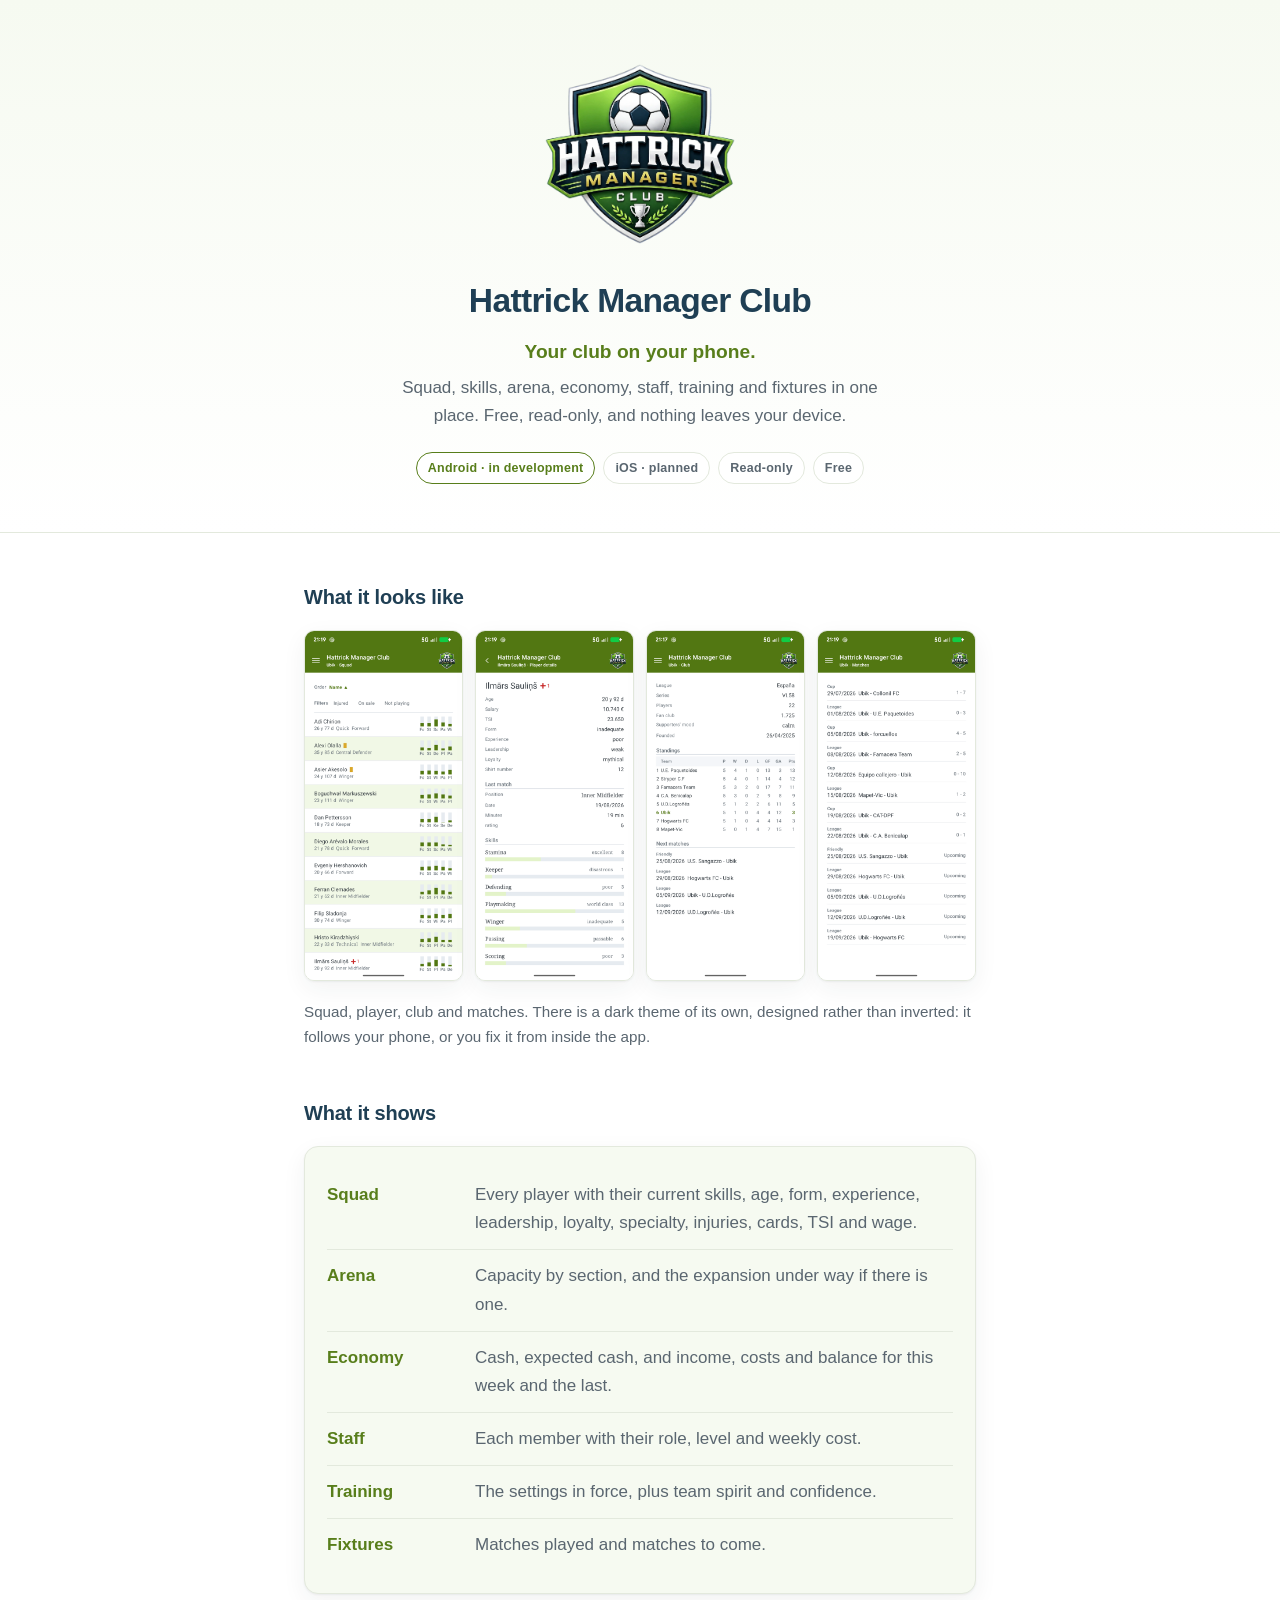
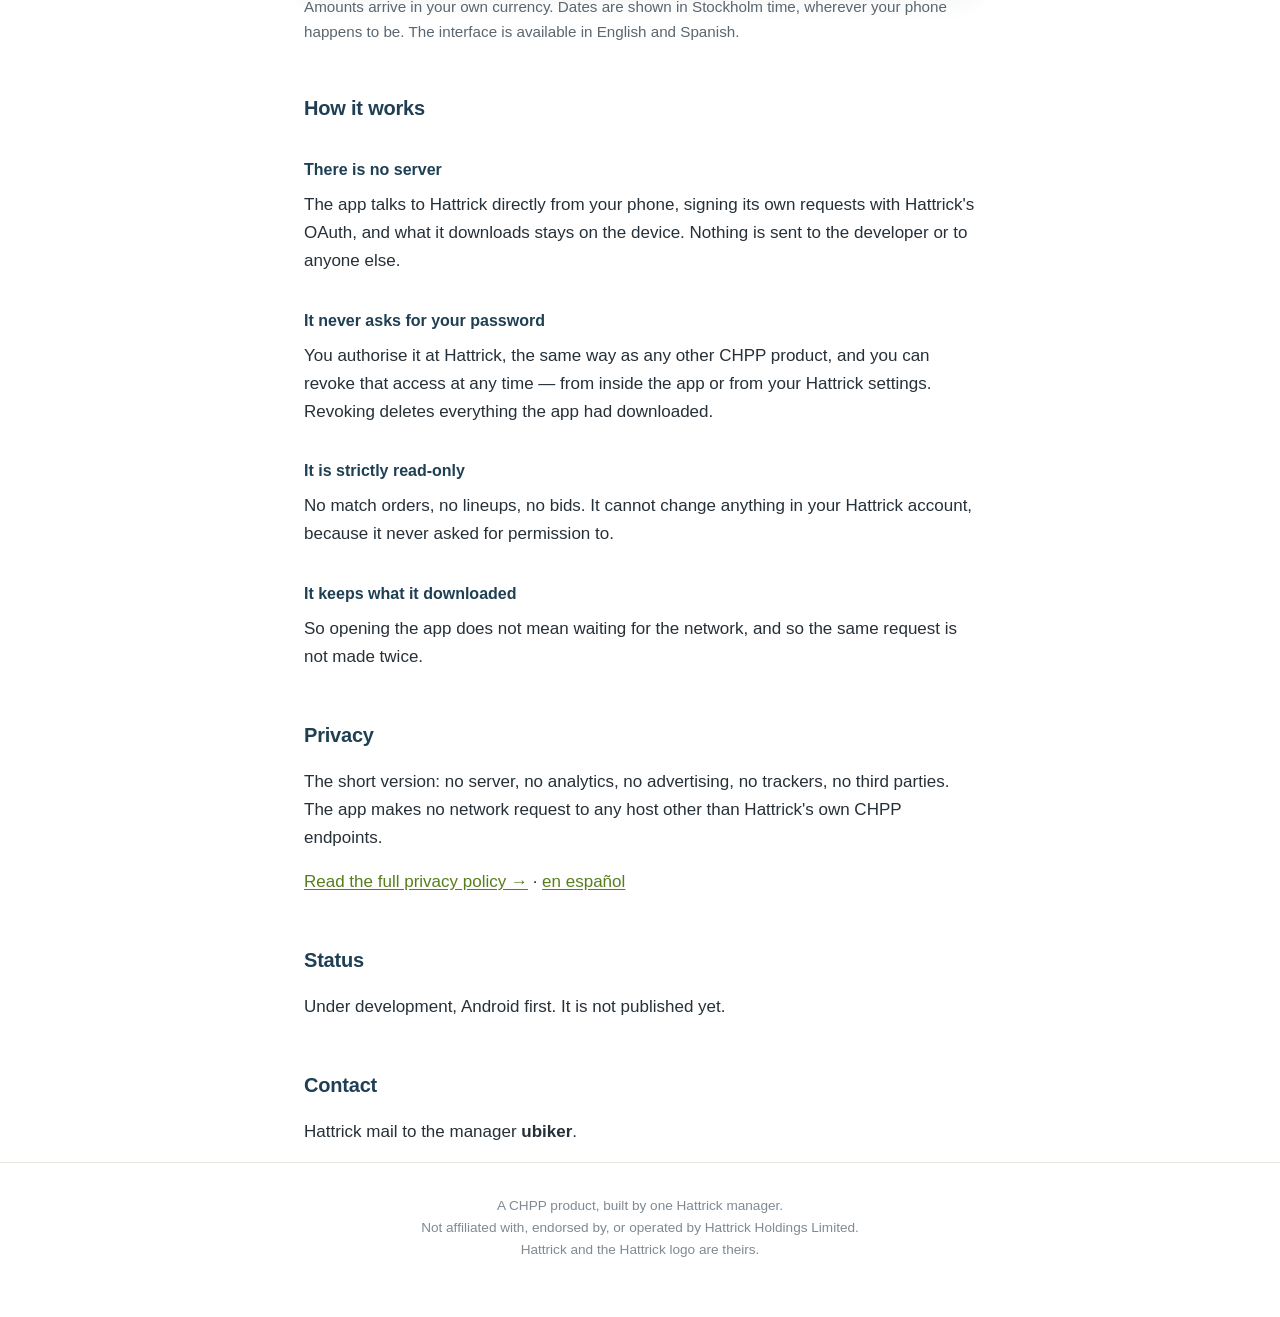
<file: index.html>
<!doctype html>
<html lang="en">
<head>
<meta charset="utf-8">
<meta name="viewport" content="width=device-width, initial-scale=1">
<title>Hattrick Manager Club</title>
<meta name="description" content="A free, read-only CHPP app that shows a Hattrick manager their own club on their phone. No server, nothing leaves your device.">
<link rel="icon" href="logo.webp">
<link rel="stylesheet" href="style.css">
</head>
<body>

<header>
  <img src="logo.webp" alt="Hattrick Manager Club">
  <h1>Hattrick Manager Club</h1>
  <p class="tagline">Your club on your phone.</p>
  <p class="sub">Squad, skills, arena, economy, staff, training and fixtures in one place. Free, read-only, and nothing leaves your device.</p>
  <div class="chips">
    <span class="chip on">Android · in development</span>
    <span class="chip">iOS · planned</span>
    <span class="chip">Read-only</span>
    <span class="chip">Free</span>
  </div>
</header>

<main class="wrap">

  <h2>What it looks like</h2>
  <div class="shots">
    <a href="shots/squad.png">
      <picture>
        <source srcset="shots/squad-dark.png" media="(prefers-color-scheme: dark)">
        <img src="shots/squad.png" width="540" height="1200" loading="lazy" alt="Squad list: every player with age, position and five skill tracks">
      </picture>
    </a>
    <a href="shots/player.png">
      <picture>
        <source srcset="shots/player-dark.png" media="(prefers-color-scheme: dark)">
        <img src="shots/player.png" width="540" height="1200" loading="lazy" alt="Player details: form, experience, last match and every skill">
      </picture>
    </a>
    <a href="shots/club.png">
      <picture>
        <source srcset="shots/club-dark.png" media="(prefers-color-scheme: dark)">
        <img src="shots/club.png" width="540" height="1200" loading="lazy" alt="Club: the league standing with your team marked, and the fixtures ahead">
      </picture>
    </a>
    <a href="shots/matches.png">
      <picture>
        <source srcset="shots/matches-dark.png" media="(prefers-color-scheme: dark)">
        <img src="shots/matches.png" width="540" height="1200" loading="lazy" alt="Matches: every fixture with its competition, date and result">
      </picture>
    </a>
  </div>
  <p class="note">Squad, player, club and matches. There is a dark theme of its own, designed rather than
  inverted: it follows your phone, or you fix it from inside the app.</p>

  <h2>What it shows</h2>
  <div class="card">
    <dl class="features">
      <div><dt>Squad</dt><dd>Every player with their current skills, age, form, experience, leadership, loyalty, specialty, injuries, cards, TSI and wage.</dd></div>
      <div><dt>Arena</dt><dd>Capacity by section, and the expansion under way if there is one.</dd></div>
      <div><dt>Economy</dt><dd>Cash, expected cash, and income, costs and balance for this week and the last.</dd></div>
      <div><dt>Staff</dt><dd>Each member with their role, level and weekly cost.</dd></div>
      <div><dt>Training</dt><dd>The settings in force, plus team spirit and confidence.</dd></div>
      <div><dt>Fixtures</dt><dd>Matches played and matches to come.</dd></div>
    </dl>
  </div>
  <p class="note">Amounts arrive in your own currency. Dates are shown in Stockholm time, wherever your phone happens to be. The interface is available in English and Spanish.</p>

  <h2>How it works</h2>

  <h3>There is no server</h3>
  <p>The app talks to Hattrick directly from your phone, signing its own requests with Hattrick's OAuth, and what it downloads stays on the device. Nothing is sent to the developer or to anyone else.</p>

  <h3>It never asks for your password</h3>
  <p>You authorise it at Hattrick, the same way as any other CHPP product, and you can revoke that access at any time — from inside the app or from your Hattrick settings. Revoking deletes everything the app had downloaded.</p>

  <h3>It is strictly read-only</h3>
  <p>No match orders, no lineups, no bids. It cannot change anything in your Hattrick account, because it never asked for permission to.</p>

  <h3>It keeps what it downloaded</h3>
  <p>So opening the app does not mean waiting for the network, and so the same request is not made twice.</p>

  <h2>Privacy</h2>
  <p>The short version: no server, no analytics, no advertising, no trackers, no third parties. The app makes no network request to any host other than Hattrick's own CHPP endpoints.</p>
  <p><a href="privacy.html">Read the full privacy policy →</a> · <a href="privacidad.html">en español</a></p>

  <h2>Status</h2>
  <p>Under development, Android first. It is not published yet.</p>

  <h2>Contact</h2>
  <p>Hattrick mail to the manager <strong>ubiker</strong>.</p>

</main>

<footer>
  A CHPP product, built by one Hattrick manager.<br>
  Not affiliated with, endorsed by, or operated by Hattrick Holdings Limited.<br>
  Hattrick and the Hattrick logo are theirs.
</footer>

</body>
</html>
</file>
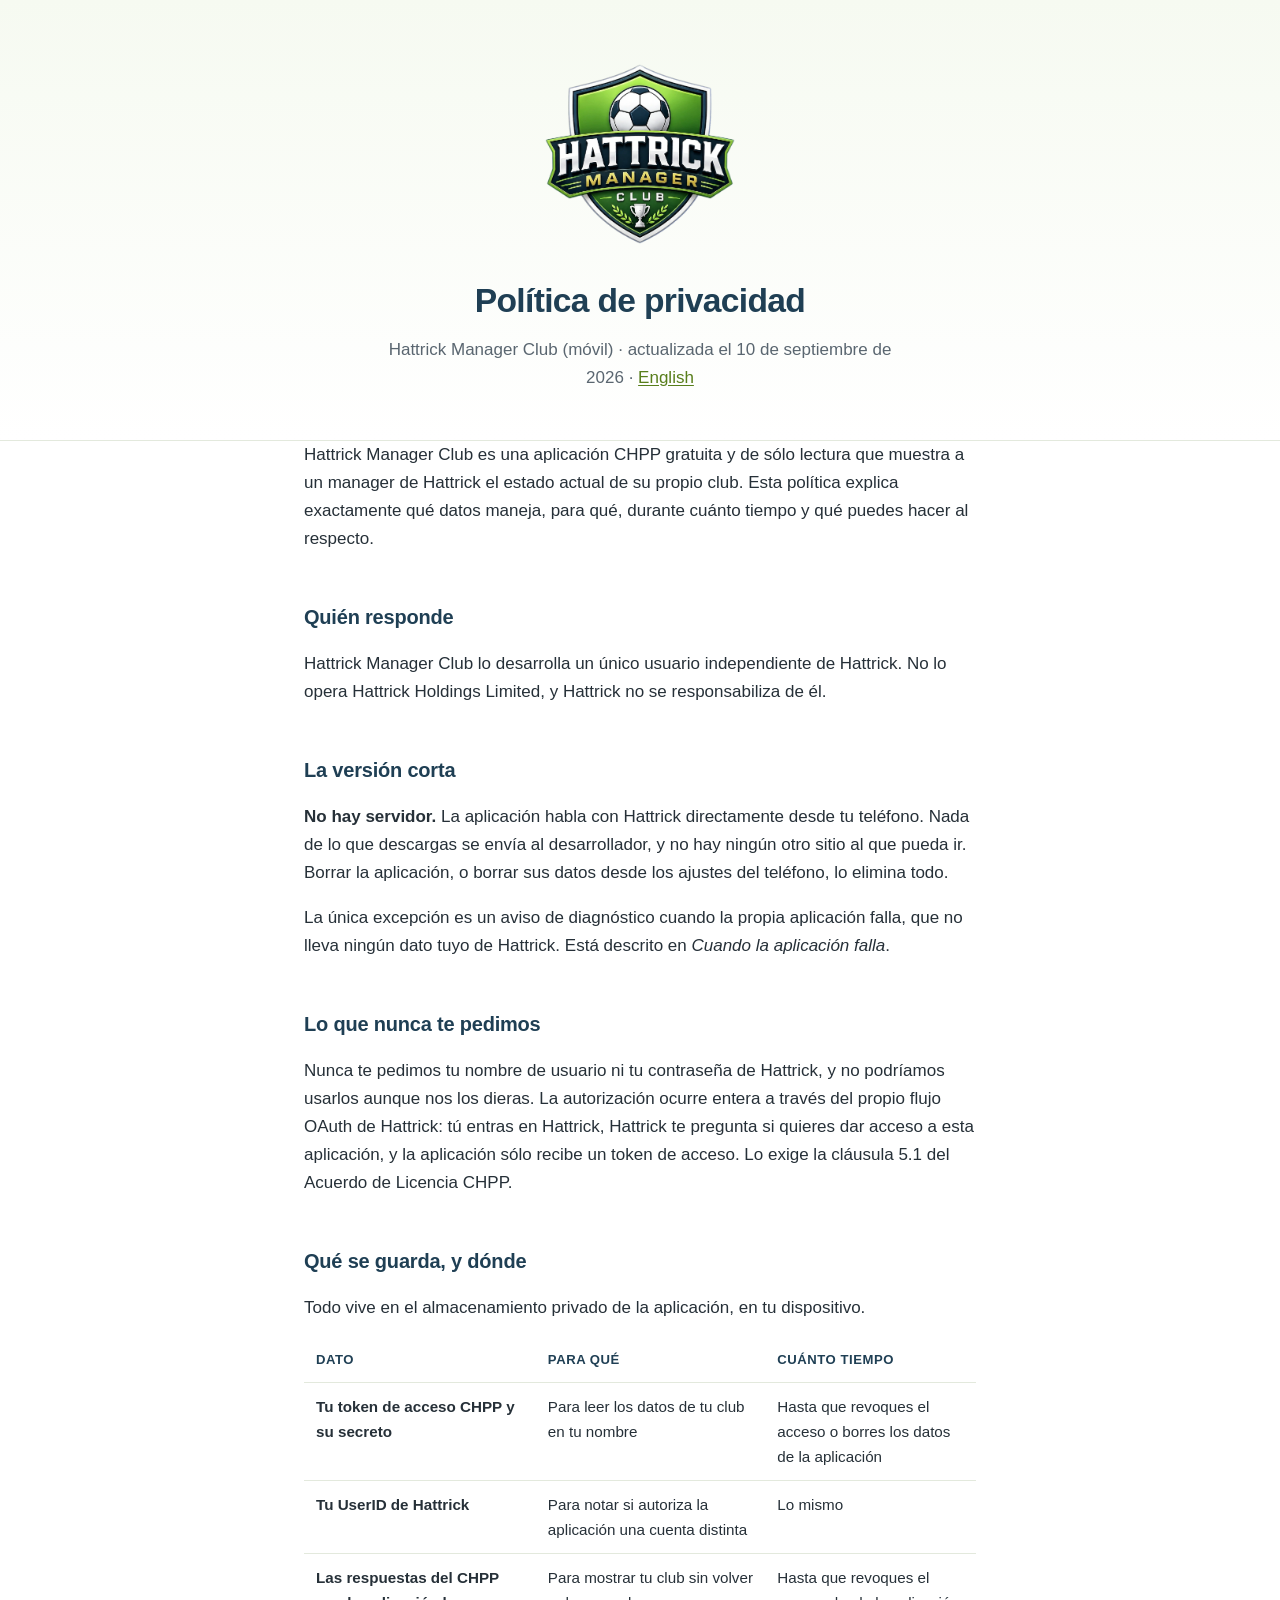
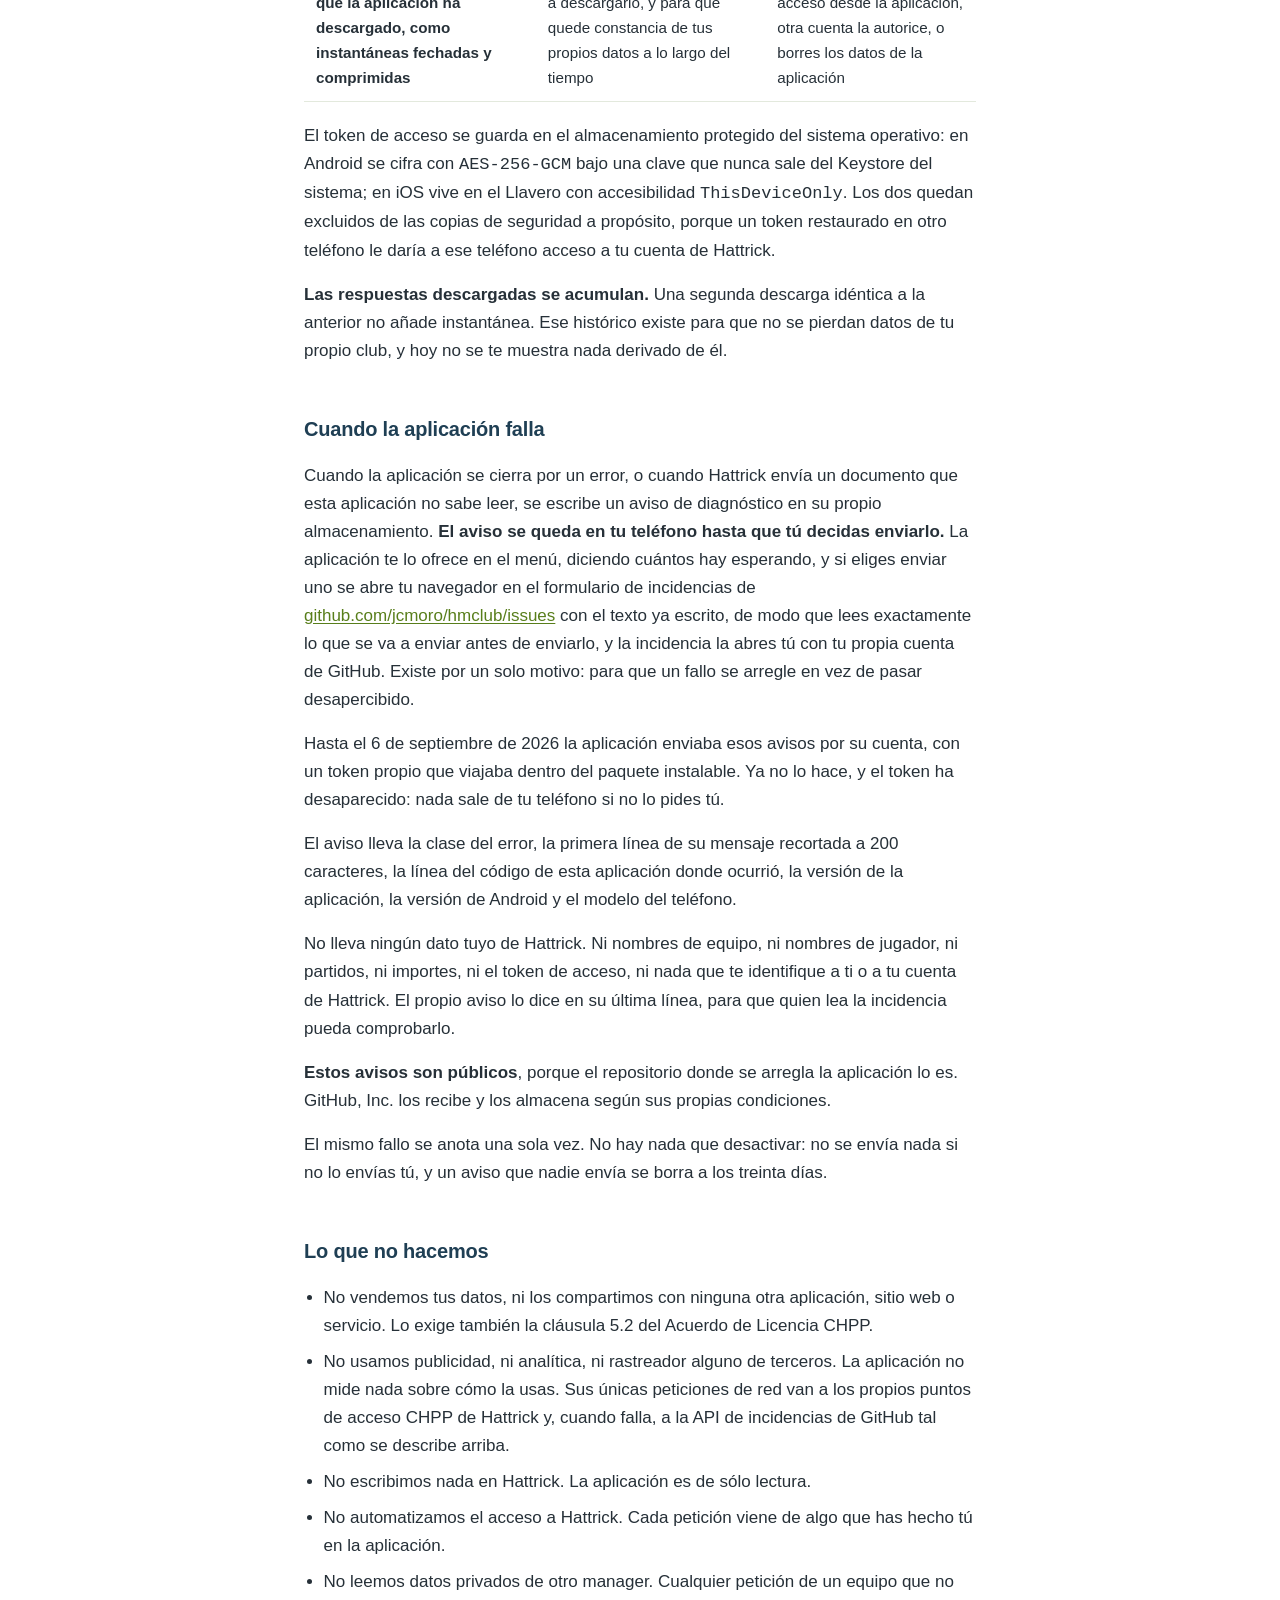
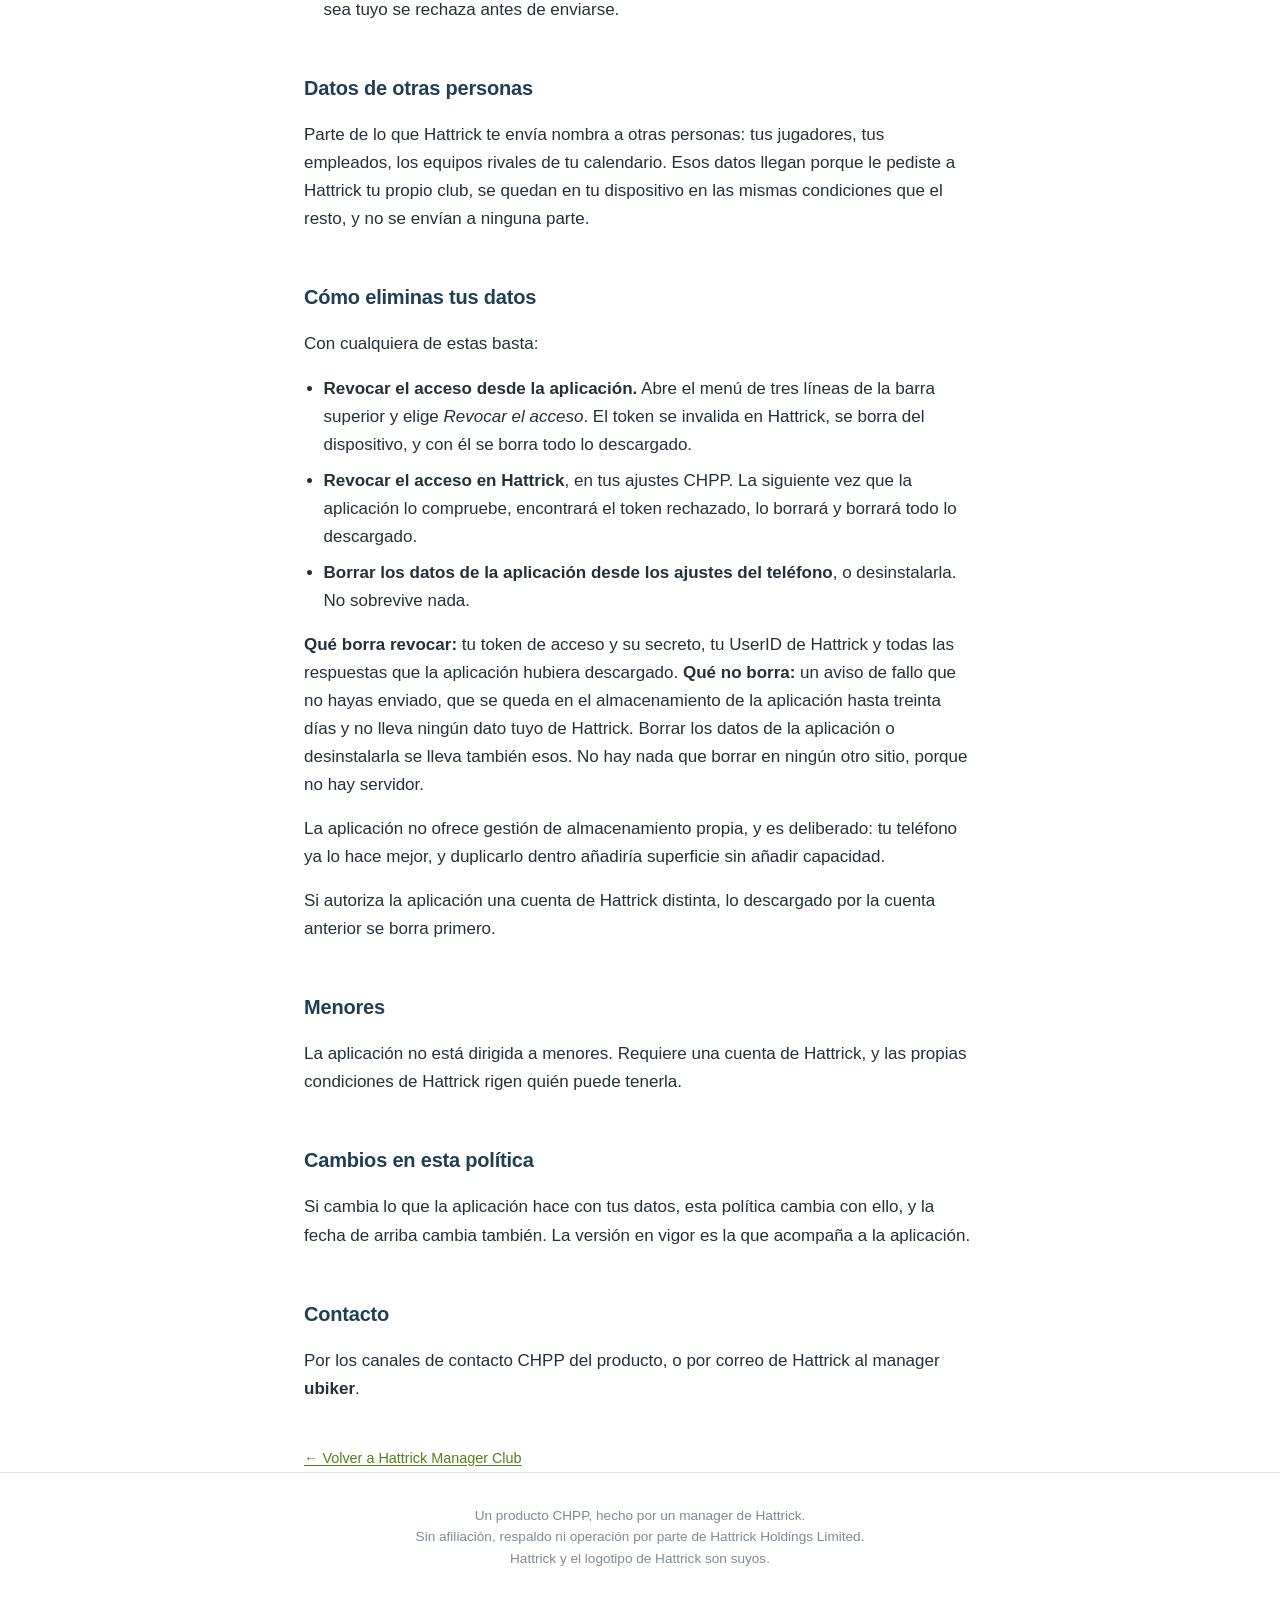
<file: privacidad.html>
<!doctype html>
<html lang="es">
<head>
<meta charset="utf-8">
<meta name="viewport" content="width=device-width, initial-scale=1">
<title>Política de privacidad — Hattrick Manager Club</title>
<meta name="description" content="Qué hace Hattrick Manager Club con tus datos: sin servidor, sin rastreadores, todo se queda en tu teléfono.">
<link rel="icon" href="logo.webp">
<link rel="stylesheet" href="style.css">
</head>
<body>

<header>
  <img src="logo.webp" alt="Hattrick Manager Club">
  <h1>Política de privacidad</h1>
  <p class="sub">Hattrick Manager Club (móvil) · actualizada el 10 de septiembre de 2026 · <a href="privacy.html">English</a></p>
</header>

<main class="wrap">

  <p>Hattrick Manager Club es una aplicación CHPP gratuita y de sólo lectura que muestra a un manager de Hattrick el estado actual de su propio club. Esta política explica exactamente qué datos maneja, para qué, durante cuánto tiempo y qué puedes hacer al respecto.</p>

  <h2>Quién responde</h2>
  <p>Hattrick Manager Club lo desarrolla un único usuario independiente de Hattrick. No lo opera Hattrick Holdings Limited, y Hattrick no se responsabiliza de él.</p>

  <h2>La versión corta</h2>
  <p><strong>No hay servidor.</strong> La aplicación habla con Hattrick directamente desde tu teléfono. Nada de lo que descargas se envía al desarrollador, y no hay ningún otro sitio al que pueda ir. Borrar la aplicación, o borrar sus datos desde los ajustes del teléfono, lo elimina todo.</p>

  <p>La única excepción es un aviso de diagnóstico cuando la propia aplicación falla, que no lleva ningún dato tuyo de Hattrick. Está descrito en <em>Cuando la aplicación falla</em>.</p>

  <h2>Lo que nunca te pedimos</h2>
  <p>Nunca te pedimos tu nombre de usuario ni tu contraseña de Hattrick, y no podríamos usarlos aunque nos los dieras. La autorización ocurre entera a través del propio flujo OAuth de Hattrick: tú entras en Hattrick, Hattrick te pregunta si quieres dar acceso a esta aplicación, y la aplicación sólo recibe un token de acceso. Lo exige la cláusula 5.1 del Acuerdo de Licencia CHPP.</p>

  <h2>Qué se guarda, y dónde</h2>
  <p>Todo vive en el almacenamiento privado de la aplicación, en tu dispositivo.</p>
  <table>
    <thead><tr><th>Dato</th><th>Para qué</th><th>Cuánto tiempo</th></tr></thead>
    <tbody>
      <tr>
        <td>Tu token de acceso CHPP y su secreto</td>
        <td>Para leer los datos de tu club en tu nombre</td>
        <td>Hasta que revoques el acceso o borres los datos de la aplicación</td>
      </tr>
      <tr>
        <td>Tu UserID de Hattrick</td>
        <td>Para notar si autoriza la aplicación una cuenta distinta</td>
        <td>Lo mismo</td>
      </tr>
      <tr>
        <td>Las respuestas del CHPP que la aplicación ha descargado, como instantáneas fechadas y comprimidas</td>
        <td>Para mostrar tu club sin volver a descargarlo, y para que quede constancia de tus propios datos a lo largo del tiempo</td>
        <td>Hasta que revoques el acceso desde la aplicación, otra cuenta la autorice, o borres los datos de la aplicación</td>
      </tr>
    </tbody>
  </table>
  <p>El token de acceso se guarda en el almacenamiento protegido del sistema operativo: en Android se cifra con <code>AES-256-GCM</code> bajo una clave que nunca sale del Keystore del sistema; en iOS vive en el Llavero con accesibilidad <code>ThisDeviceOnly</code>. Los dos quedan excluidos de las copias de seguridad a propósito, porque un token restaurado en otro teléfono le daría a ese teléfono acceso a tu cuenta de Hattrick.</p>
  <p><strong>Las respuestas descargadas se acumulan.</strong> Una segunda descarga idéntica a la anterior no añade instantánea. Ese histórico existe para que no se pierdan datos de tu propio club, y hoy no se te muestra nada derivado de él.</p>

  <h2>Cuando la aplicación falla</h2>
  <p>Cuando la aplicación se cierra por un error, o cuando Hattrick envía un documento que esta aplicación no sabe leer, se escribe un aviso de diagnóstico en su propio almacenamiento. <strong>El aviso se queda en tu teléfono hasta que tú decidas enviarlo.</strong> La aplicación te lo ofrece en el menú, diciendo cuántos hay esperando, y si eliges enviar uno se abre tu navegador en el formulario de incidencias de <a href="https://github.com/jcmoro/hmclub/issues">github.com/jcmoro/hmclub/issues</a> con el texto ya escrito, de modo que lees exactamente lo que se va a enviar antes de enviarlo, y la incidencia la abres tú con tu propia cuenta de GitHub. Existe por un solo motivo: para que un fallo se arregle en vez de pasar desapercibido.</p>
  <p>Hasta el 6 de septiembre de 2026 la aplicación enviaba esos avisos por su cuenta, con un token propio que viajaba dentro del paquete instalable. Ya no lo hace, y el token ha desaparecido: nada sale de tu teléfono si no lo pides tú.</p>
  <p>El aviso lleva la clase del error, la primera línea de su mensaje recortada a 200 caracteres, la línea del código de esta aplicación donde ocurrió, la versión de la aplicación, la versión de Android y el modelo del teléfono.</p>
  <p>No lleva ningún dato tuyo de Hattrick. Ni nombres de equipo, ni nombres de jugador, ni partidos, ni importes, ni el token de acceso, ni nada que te identifique a ti o a tu cuenta de Hattrick. El propio aviso lo dice en su última línea, para que quien lea la incidencia pueda comprobarlo.</p>
  <p><strong>Estos avisos son públicos</strong>, porque el repositorio donde se arregla la aplicación lo es. GitHub, Inc. los recibe y los almacena según sus propias condiciones.</p>
  <p>El mismo fallo se anota una sola vez. No hay nada que desactivar: no se envía nada si no lo envías tú, y un aviso que nadie envía se borra a los treinta días.</p>

  <h2>Lo que no hacemos</h2>
  <ul class="plain">
    <li>No vendemos tus datos, ni los compartimos con ninguna otra aplicación, sitio web o servicio. Lo exige también la cláusula 5.2 del Acuerdo de Licencia CHPP.</li>
    <li>No usamos publicidad, ni analítica, ni rastreador alguno de terceros. La aplicación no mide nada sobre cómo la usas. Sus únicas peticiones de red van a los propios puntos de acceso CHPP de Hattrick y, cuando falla, a la API de incidencias de GitHub tal como se describe arriba.</li>
    <li>No escribimos nada en Hattrick. La aplicación es de sólo lectura.</li>
    <li>No automatizamos el acceso a Hattrick. Cada petición viene de algo que has hecho tú en la aplicación.</li>
    <li>No leemos datos privados de otro manager. Cualquier petición de un equipo que no sea tuyo se rechaza antes de enviarse.</li>
  </ul>

  <h2>Datos de otras personas</h2>
  <p>Parte de lo que Hattrick te envía nombra a otras personas: tus jugadores, tus empleados, los equipos rivales de tu calendario. Esos datos llegan porque le pediste a Hattrick tu propio club, se quedan en tu dispositivo en las mismas condiciones que el resto, y no se envían a ninguna parte.</p>

  <h2 id="remove">Cómo eliminas tus datos</h2>
  <p>Con cualquiera de estas basta:</p>
  <ul class="plain">
    <li><strong>Revocar el acceso desde la aplicación.</strong> Abre el menú de tres líneas de la barra superior y elige <em>Revocar el acceso</em>. El token se invalida en Hattrick, se borra del dispositivo, y con él se borra todo lo descargado.</li>
    <li><strong>Revocar el acceso en Hattrick</strong>, en tus ajustes CHPP. La siguiente vez que la aplicación lo compruebe, encontrará el token rechazado, lo borrará y borrará todo lo descargado.</li>
    <li><strong>Borrar los datos de la aplicación desde los ajustes del teléfono</strong>, o desinstalarla. No sobrevive nada.</li>
  </ul>
  <p><strong>Qué borra revocar:</strong> tu token de acceso y su secreto, tu UserID de Hattrick y todas las respuestas que la aplicación hubiera descargado. <strong>Qué no borra:</strong> un aviso de fallo que no hayas enviado, que se queda en el almacenamiento de la aplicación hasta treinta días y no lleva ningún dato tuyo de Hattrick. Borrar los datos de la aplicación o desinstalarla se lleva también esos. No hay nada que borrar en ningún otro sitio, porque no hay servidor.</p>
  <p>La aplicación no ofrece gestión de almacenamiento propia, y es deliberado: tu teléfono ya lo hace mejor, y duplicarlo dentro añadiría superficie sin añadir capacidad.</p>
  <p>Si autoriza la aplicación una cuenta de Hattrick distinta, lo descargado por la cuenta anterior se borra primero.</p>

  <h2>Menores</h2>
  <p>La aplicación no está dirigida a menores. Requiere una cuenta de Hattrick, y las propias condiciones de Hattrick rigen quién puede tenerla.</p>

  <h2>Cambios en esta política</h2>
  <p>Si cambia lo que la aplicación hace con tus datos, esta política cambia con ello, y la fecha de arriba cambia también. La versión en vigor es la que acompaña a la aplicación.</p>

  <h2>Contacto</h2>
  <p>Por los canales de contacto CHPP del producto, o por correo de Hattrick al manager <strong>ubiker</strong>.</p>

  <p class="back"><a href="index.html">← Volver a Hattrick Manager Club</a></p>

</main>

<footer>
  Un producto CHPP, hecho por un manager de Hattrick.<br>
  Sin afiliación, respaldo ni operación por parte de Hattrick Holdings Limited.<br>
  Hattrick y el logotipo de Hattrick son suyos.
</footer>

</body>
</html>
</file>
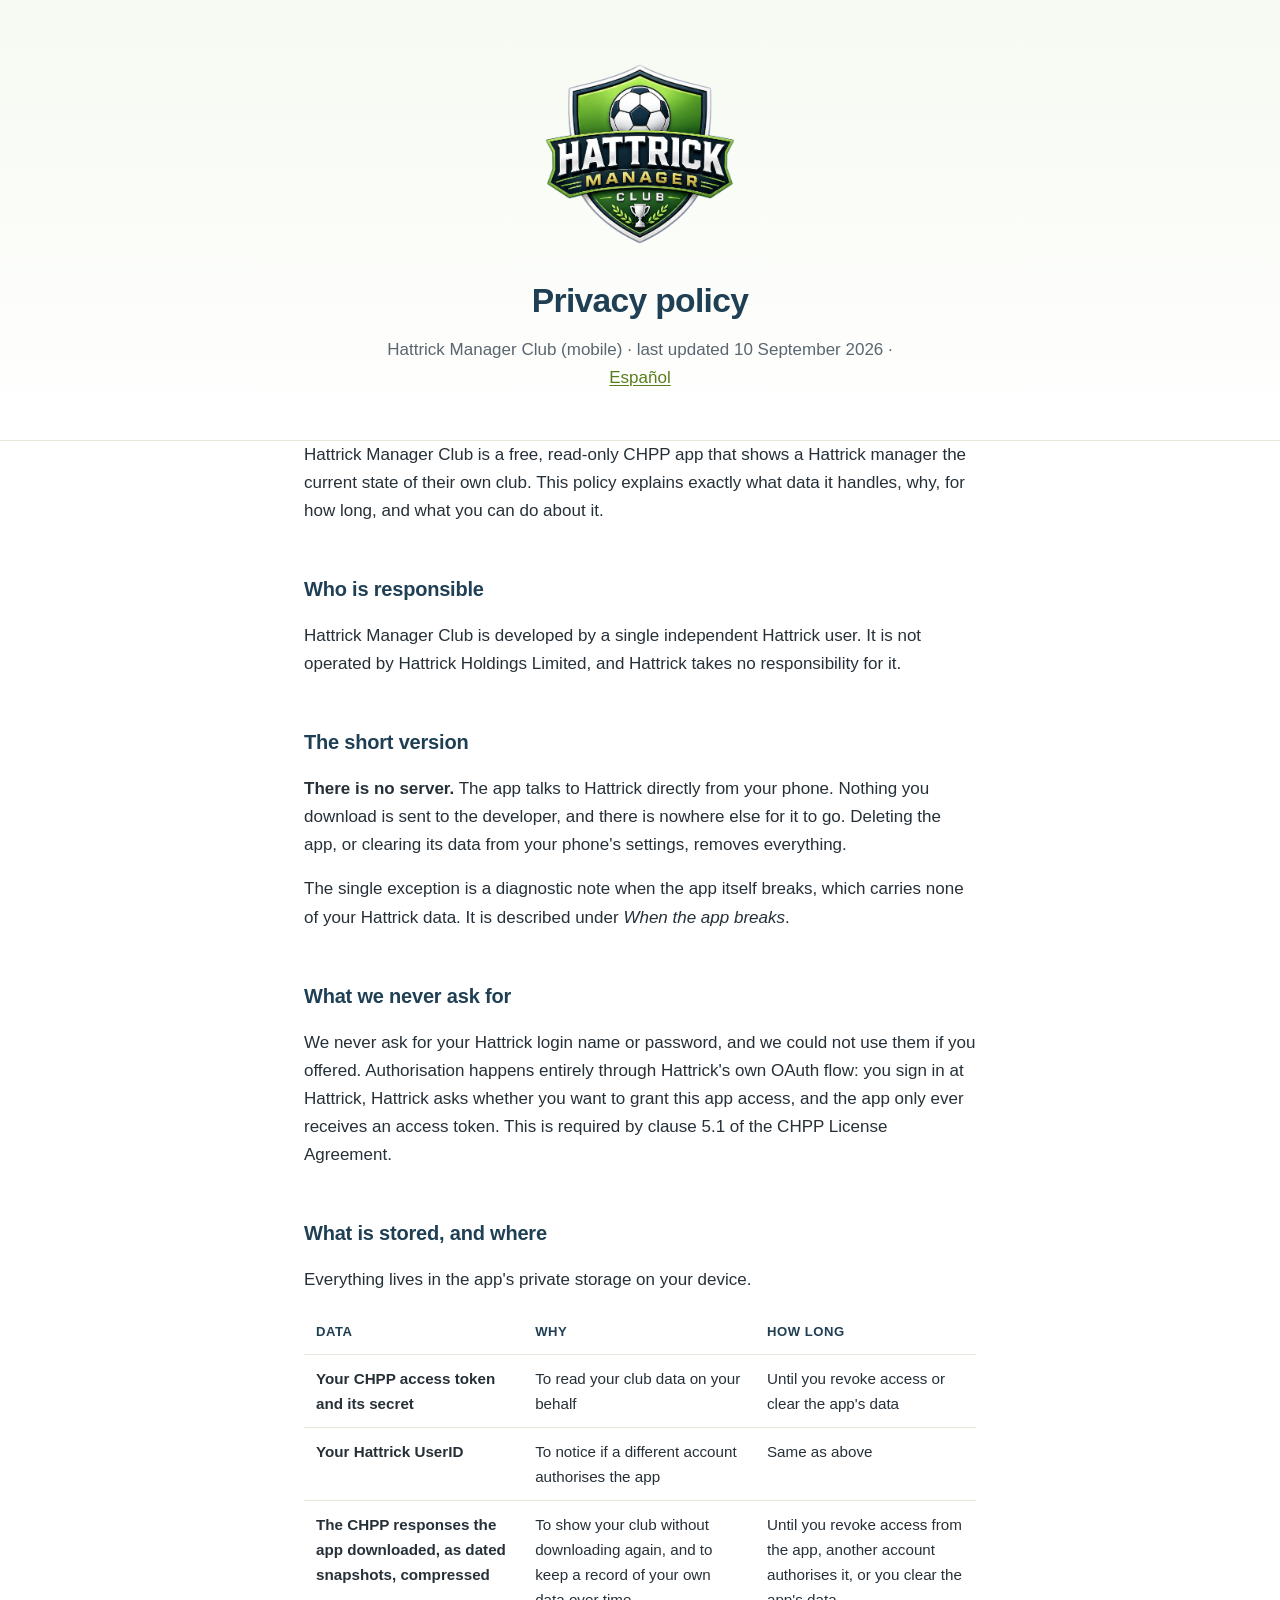
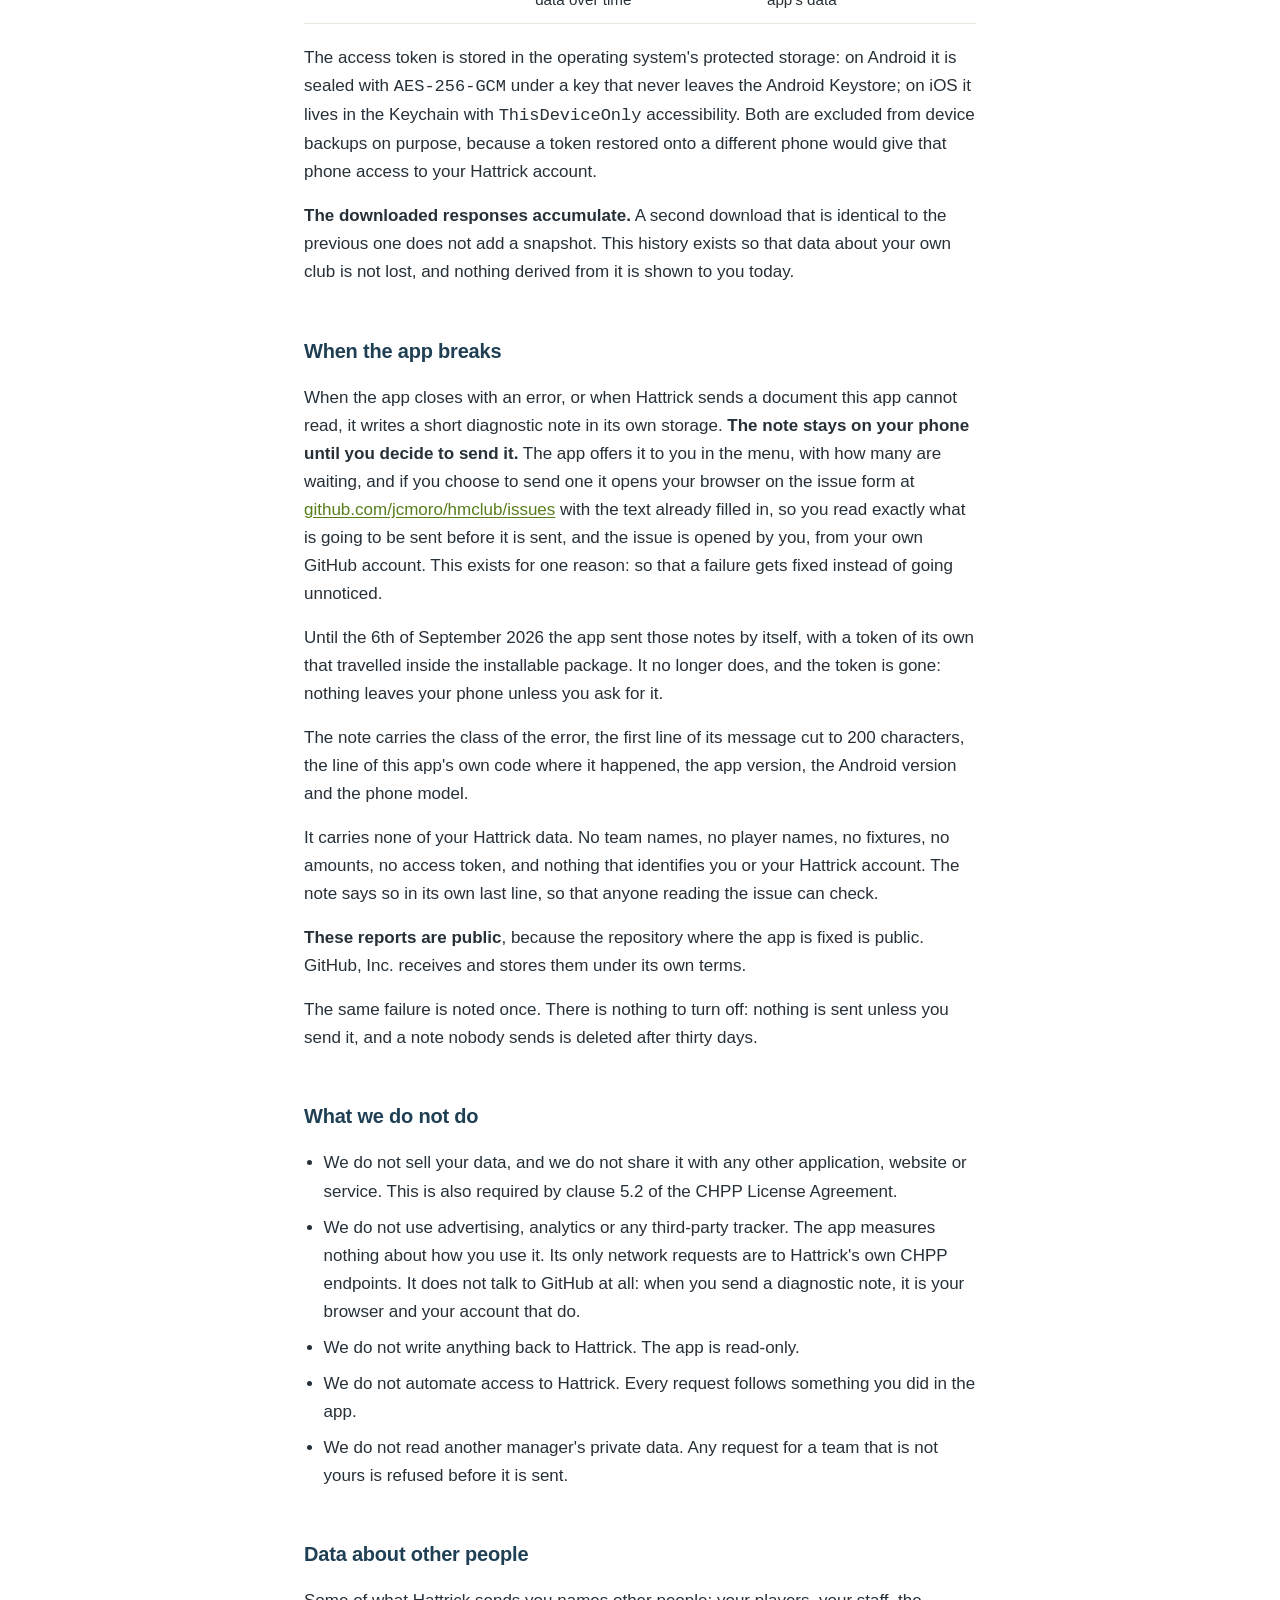
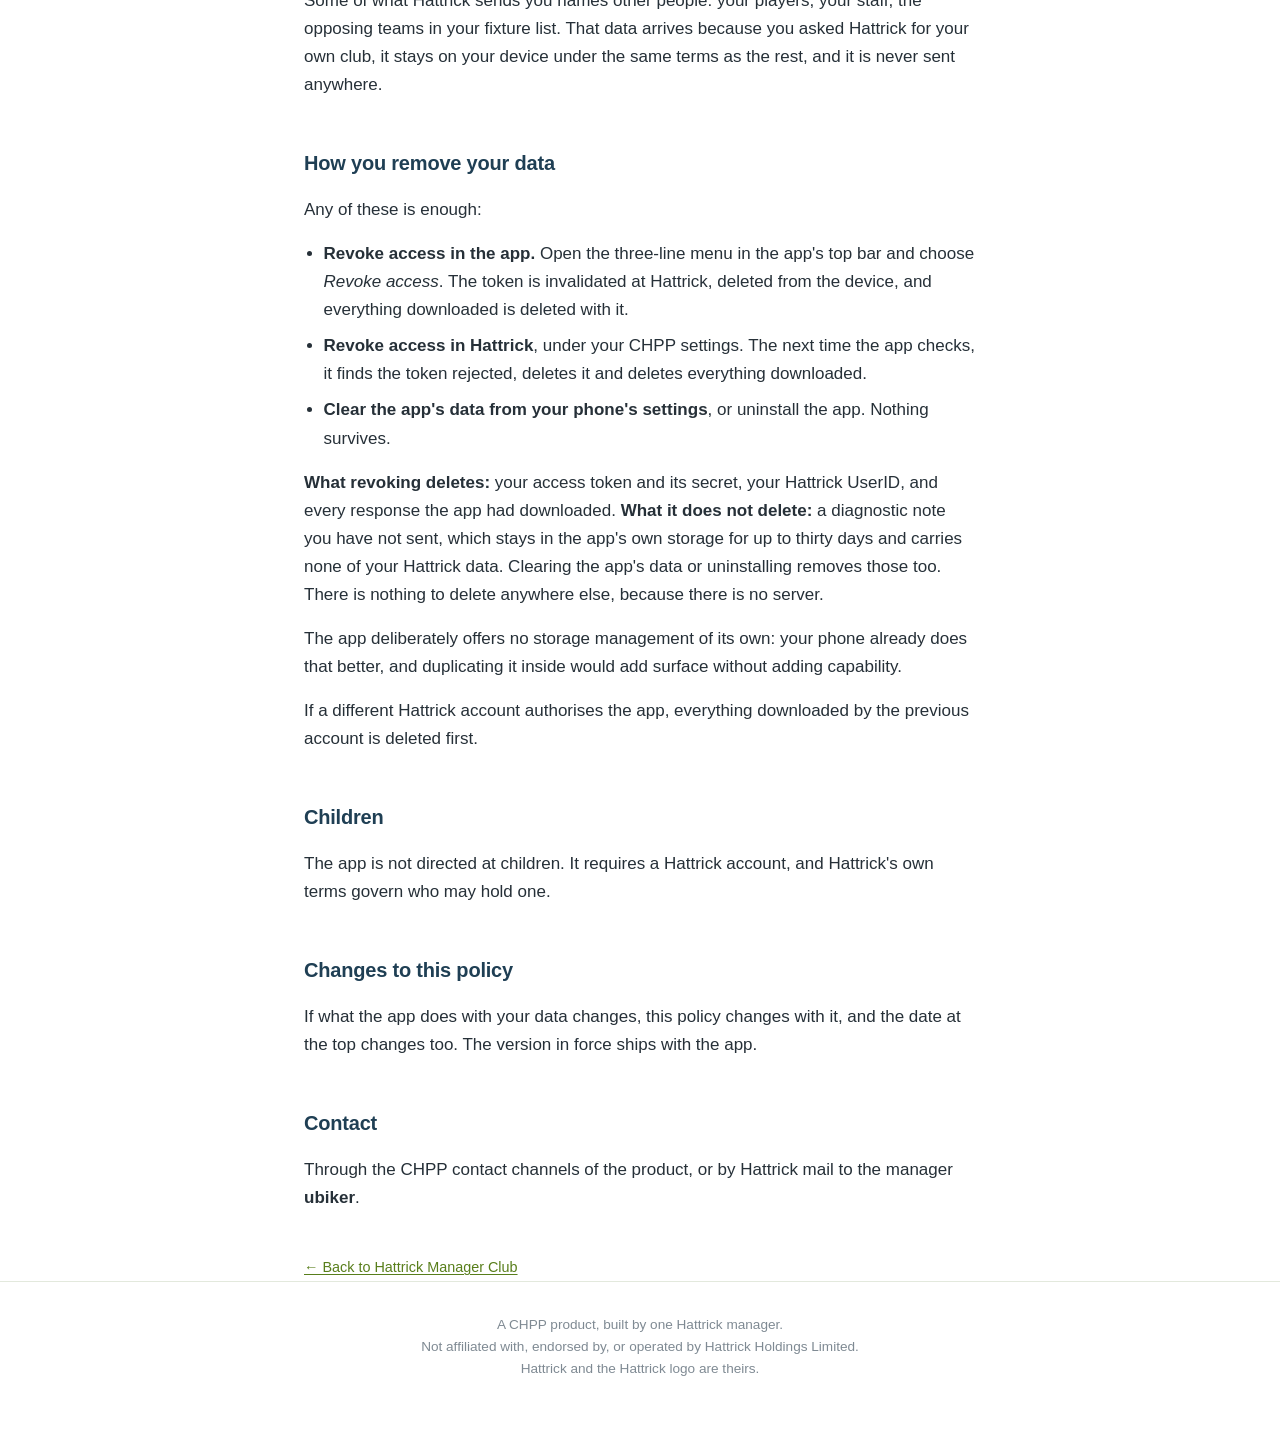
<file: privacy.html>
<!doctype html>
<html lang="en">
<head>
<meta charset="utf-8">
<meta name="viewport" content="width=device-width, initial-scale=1">
<title>Privacy policy — Hattrick Manager Club</title>
<meta name="description" content="What Hattrick Manager Club does with your data: no server, no trackers, everything stays on your device.">
<link rel="icon" href="logo.webp">
<link rel="stylesheet" href="style.css">
</head>
<body>

<header>
  <img src="logo.webp" alt="Hattrick Manager Club">
  <h1>Privacy policy</h1>
  <p class="sub">Hattrick Manager Club (mobile) · last updated 10 September 2026 · <a href="privacidad.html">Español</a></p>
</header>

<main class="wrap">

  <p>Hattrick Manager Club is a free, read-only CHPP app that shows a Hattrick manager the current state of their own club. This policy explains exactly what data it handles, why, for how long, and what you can do about it.</p>

  <h2>Who is responsible</h2>
  <p>Hattrick Manager Club is developed by a single independent Hattrick user. It is not operated by Hattrick Holdings Limited, and Hattrick takes no responsibility for it.</p>

  <h2>The short version</h2>
  <p><strong>There is no server.</strong> The app talks to Hattrick directly from your phone. Nothing you download is sent to the developer, and there is nowhere else for it to go. Deleting the app, or clearing its data from your phone's settings, removes everything.</p>

  <p>The single exception is a diagnostic note when the app itself breaks, which carries none of your Hattrick data. It is described under <em>When the app breaks</em>.</p>

  <h2>What we never ask for</h2>
  <p>We never ask for your Hattrick login name or password, and we could not use them if you offered. Authorisation happens entirely through Hattrick's own OAuth flow: you sign in at Hattrick, Hattrick asks whether you want to grant this app access, and the app only ever receives an access token. This is required by clause 5.1 of the CHPP License Agreement.</p>

  <h2>What is stored, and where</h2>
  <p>Everything lives in the app's private storage on your device.</p>
  <table>
    <thead><tr><th>Data</th><th>Why</th><th>How long</th></tr></thead>
    <tbody>
      <tr>
        <td>Your CHPP access token and its secret</td>
        <td>To read your club data on your behalf</td>
        <td>Until you revoke access or clear the app's data</td>
      </tr>
      <tr>
        <td>Your Hattrick UserID</td>
        <td>To notice if a different account authorises the app</td>
        <td>Same as above</td>
      </tr>
      <tr>
        <td>The CHPP responses the app downloaded, as dated snapshots, compressed</td>
        <td>To show your club without downloading again, and to keep a record of your own data over time</td>
        <td>Until you revoke access from the app, another account authorises it, or you clear the app's data</td>
      </tr>
    </tbody>
  </table>
  <p>The access token is stored in the operating system's protected storage: on Android it is sealed with <code>AES-256-GCM</code> under a key that never leaves the Android Keystore; on iOS it lives in the Keychain with <code>ThisDeviceOnly</code> accessibility. Both are excluded from device backups on purpose, because a token restored onto a different phone would give that phone access to your Hattrick account.</p>
  <p><strong>The downloaded responses accumulate.</strong> A second download that is identical to the previous one does not add a snapshot. This history exists so that data about your own club is not lost, and nothing derived from it is shown to you today.</p>

  <h2>When the app breaks</h2>
  <p>When the app closes with an error, or when Hattrick sends a document this app cannot read, it writes a short diagnostic note in its own storage. <strong>The note stays on your phone until you decide to send it.</strong> The app offers it to you in the menu, with how many are waiting, and if you choose to send one it opens your browser on the issue form at <a href="https://github.com/jcmoro/hmclub/issues">github.com/jcmoro/hmclub/issues</a> with the text already filled in, so you read exactly what is going to be sent before it is sent, and the issue is opened by you, from your own GitHub account. This exists for one reason: so that a failure gets fixed instead of going unnoticed.</p>
  <p>Until the 6th of September 2026 the app sent those notes by itself, with a token of its own that travelled inside the installable package. It no longer does, and the token is gone: nothing leaves your phone unless you ask for it.</p>
  <p>The note carries the class of the error, the first line of its message cut to 200 characters, the line of this app's own code where it happened, the app version, the Android version and the phone model.</p>
  <p>It carries none of your Hattrick data. No team names, no player names, no fixtures, no amounts, no access token, and nothing that identifies you or your Hattrick account. The note says so in its own last line, so that anyone reading the issue can check.</p>
  <p><strong>These reports are public</strong>, because the repository where the app is fixed is public. GitHub, Inc. receives and stores them under its own terms.</p>
  <p>The same failure is noted once. There is nothing to turn off: nothing is sent unless you send it, and a note nobody sends is deleted after thirty days.</p>

  <h2>What we do not do</h2>
  <ul class="plain">
    <li>We do not sell your data, and we do not share it with any other application, website or service. This is also required by clause 5.2 of the CHPP License Agreement.</li>
    <li>We do not use advertising, analytics or any third-party tracker. The app measures nothing about how you use it. Its only network requests are to Hattrick's own CHPP endpoints. It does not talk to GitHub at all: when you send a diagnostic note, it is your browser and your account that do.</li>
    <li>We do not write anything back to Hattrick. The app is read-only.</li>
    <li>We do not automate access to Hattrick. Every request follows something you did in the app.</li>
    <li>We do not read another manager's private data. Any request for a team that is not yours is refused before it is sent.</li>
  </ul>

  <h2>Data about other people</h2>
  <p>Some of what Hattrick sends you names other people: your players, your staff, the opposing teams in your fixture list. That data arrives because you asked Hattrick for your own club, it stays on your device under the same terms as the rest, and it is never sent anywhere.</p>

  <h2 id="remove">How you remove your data</h2>
  <p>Any of these is enough:</p>
  <ul class="plain">
    <li><strong>Revoke access in the app.</strong> Open the three-line menu in the app's top bar and choose <em>Revoke access</em>. The token is invalidated at Hattrick, deleted from the device, and everything downloaded is deleted with it.</li>
    <li><strong>Revoke access in Hattrick</strong>, under your CHPP settings. The next time the app checks, it finds the token rejected, deletes it and deletes everything downloaded.</li>
    <li><strong>Clear the app's data from your phone's settings</strong>, or uninstall the app. Nothing survives.</li>
  </ul>
  <p><strong>What revoking deletes:</strong> your access token and its secret, your Hattrick UserID, and every response the app had downloaded. <strong>What it does not delete:</strong> a diagnostic note you have not sent, which stays in the app's own storage for up to thirty days and carries none of your Hattrick data. Clearing the app's data or uninstalling removes those too. There is nothing to delete anywhere else, because there is no server.</p>
  <p>The app deliberately offers no storage management of its own: your phone already does that better, and duplicating it inside would add surface without adding capability.</p>
  <p>If a different Hattrick account authorises the app, everything downloaded by the previous account is deleted first.</p>

  <h2>Children</h2>
  <p>The app is not directed at children. It requires a Hattrick account, and Hattrick's own terms govern who may hold one.</p>

  <h2>Changes to this policy</h2>
  <p>If what the app does with your data changes, this policy changes with it, and the date at the top changes too. The version in force ships with the app.</p>

  <h2>Contact</h2>
  <p>Through the CHPP contact channels of the product, or by Hattrick mail to the manager <strong>ubiker</strong>.</p>

  <p class="back"><a href="index.html">← Back to Hattrick Manager Club</a></p>

</main>

<footer>
  A CHPP product, built by one Hattrick manager.<br>
  Not affiliated with, endorsed by, or operated by Hattrick Holdings Limited.<br>
  Hattrick and the Hattrick logo are theirs.
</footer>

</body>
</html>
</file>
<file: style.css>
:root {
  --brand: #587e1b;
  --brand-bright: #b1e956;
  --slate: #1f3f54;
  --ground: #ffffff;
  --surface: #f6faf1;
  --ink: #263038;
  --ink-soft: #5a6670;
  --ink-faint: #7f8a93;
  --rule: #e3e9dd;
  --shadow: 0 1px 2px rgba(31, 46, 58, .06), 0 8px 24px rgba(31, 46, 58, .06);
}

@media (prefers-color-scheme: dark) {
  :root {
    --brand: #a5d95a;
    --brand-bright: #b1e956;
    --slate: #e8edf1;
    --ground: #12181d;
    --surface: #1a2228;
    --ink: #dde4ea;
    --ink-soft: #9aa6b0;
    --ink-faint: #7b868f;
    --rule: #28323a;
    --shadow: none;
  }
}

* { box-sizing: border-box; }

body {
  margin: 0;
  background: var(--ground);
  color: var(--ink);
  font: 17px/1.65 -apple-system, BlinkMacSystemFont, "Segoe UI", Roboto, "Helvetica Neue", Arial, sans-serif;
  -webkit-font-smoothing: antialiased;
}

.wrap { max-width: 720px; margin: 0 auto; padding: 0 24px; }

header {
  text-align: center;
  padding: 64px 24px 48px;
  background: linear-gradient(180deg, var(--surface), var(--ground));
  border-bottom: 1px solid var(--rule);
}

header img { width: 190px; max-width: 60%; height: auto; }

h1 {
  margin: 20px 0 8px;
  font-size: 2.1rem;
  letter-spacing: -.02em;
  color: var(--slate);
}

.tagline { margin: 0 0 6px; font-size: 1.2rem; font-weight: 600; color: var(--brand); }
.sub { margin: 0; color: var(--ink-soft); max-width: 30em; margin-inline: auto; }

.chips { margin-top: 22px; display: flex; flex-wrap: wrap; gap: 8px; justify-content: center; }

.chip {
  font-size: .78rem;
  font-weight: 600;
  letter-spacing: .02em;
  padding: 5px 11px;
  border-radius: 999px;
  border: 1px solid var(--rule);
  background: var(--ground);
  color: var(--ink-soft);
}

.chip.on { border-color: var(--brand); color: var(--brand); }

main { padding: 8px 0 56px; }

h2 {
  margin: 48px 0 16px;
  font-size: 1.25rem;
  letter-spacing: -.01em;
  color: var(--slate);
}

h3 { margin: 32px 0 8px; font-size: 1rem; color: var(--slate); }

p { margin: 0 0 16px; }

a { color: var(--brand); text-underline-offset: 2px; }

.card {
  border: 1px solid var(--rule);
  border-radius: 14px;
  background: var(--surface);
  padding: 4px 22px;
  box-shadow: var(--shadow);
}

dl.features { margin: 0; padding: 18px 0; }
dl.features > div { display: grid; grid-template-columns: 130px 1fr; gap: 4px 18px; padding: 12px 0; border-top: 1px solid var(--rule); }
dl.features > div:first-child { border-top: 0; }
dl.features dt { font-weight: 700; color: var(--brand); }
dl.features dd { margin: 0; color: var(--ink-soft); }

.shots { display: grid; grid-template-columns: repeat(4, 1fr); gap: 12px; margin: 0 0 18px; }
.shots img { width: 100%; height: auto; display: block; border: 1px solid var(--rule); border-radius: 10px; box-shadow: var(--shadow); }

ul.plain { margin: 0 0 16px; padding-left: 1.15em; }
ul.plain li { margin-bottom: 8px; }

.note { color: var(--ink-soft); font-size: .95rem; }

table { width: 100%; border-collapse: collapse; margin: 0 0 20px; font-size: .95rem; }
th, td { text-align: left; padding: 11px 12px; border-bottom: 1px solid var(--rule); vertical-align: top; }
th { color: var(--slate); font-size: .82rem; text-transform: uppercase; letter-spacing: .04em; }
td:first-child { font-weight: 600; }

footer {
  border-top: 1px solid var(--rule);
  padding: 32px 24px 56px;
  text-align: center;
  color: var(--ink-faint);
  font-size: .85rem;
  line-height: 1.6;
}

footer a { color: var(--ink-soft); }

.back { display: inline-block; margin: 28px 0 0; font-size: .9rem; }

@media (max-width: 560px) {
  header { padding: 44px 20px 36px; }
  h1 { font-size: 1.7rem; }
  dl.features > div { grid-template-columns: 1fr; gap: 2px; }
  .shots { grid-template-columns: repeat(2, 1fr); gap: 10px; }
  table { font-size: .9rem; }
  th, td { padding: 9px 8px; }
}
</file>
